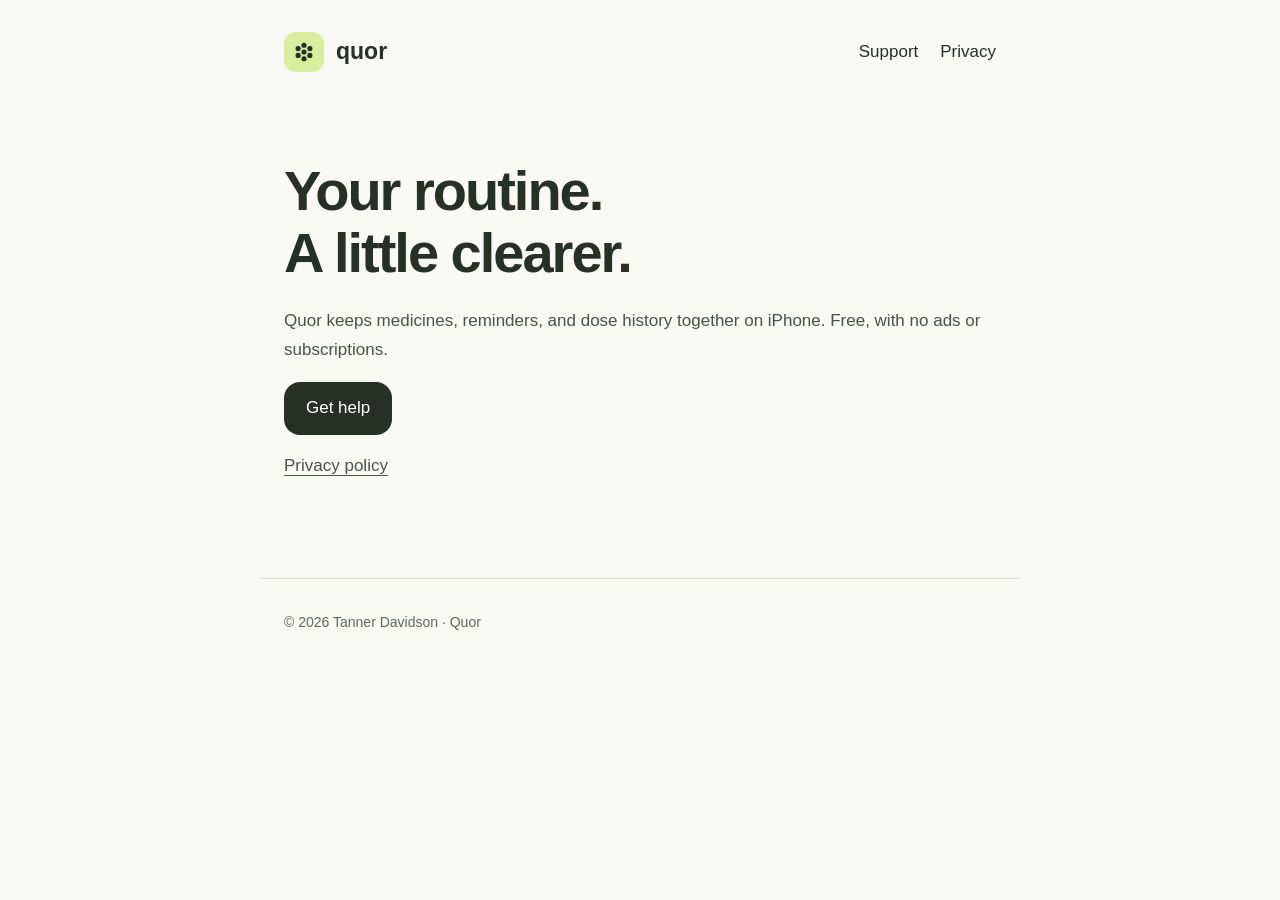
<file: index.html>
<!doctype html><html lang="en"><head><meta charset="utf-8"><meta name="viewport" content="width=device-width,initial-scale=1"><meta name="description" content="Quor for Quor, the iPhone medication tracker."><title>Quor · Quor</title><link rel="stylesheet" href="./style.css"></head><body><header><a class="brand" href="./"><svg class="mark" viewBox="0 0 100 100" aria-hidden="true"><g fill="#263025"><circle cx="50" cy="50" r="10"/><circle cx="50" cy="24" r="10"/><circle cx="72.5" cy="37" r="10"/><circle cx="72.5" cy="63" r="10"/><circle cx="50" cy="76" r="10"/><circle cx="27.5" cy="63" r="10"/><circle cx="27.5" cy="37" r="10"/></g></svg>quor</a><nav aria-label="Main"><a href="./support/">Support</a><a href="./privacy/">Privacy</a></nav></header><main><h1>Your routine.<br>A little clearer.</h1><p>Quor keeps medicines, reminders, and dose history together on iPhone. Free, with no ads or subscriptions.</p><p><a class="button" href="support/">Get help</a></p><p><a href="privacy/">Privacy policy</a></p></main><footer>© 2026 Tanner Davidson · Quor</footer></body></html>
</file>
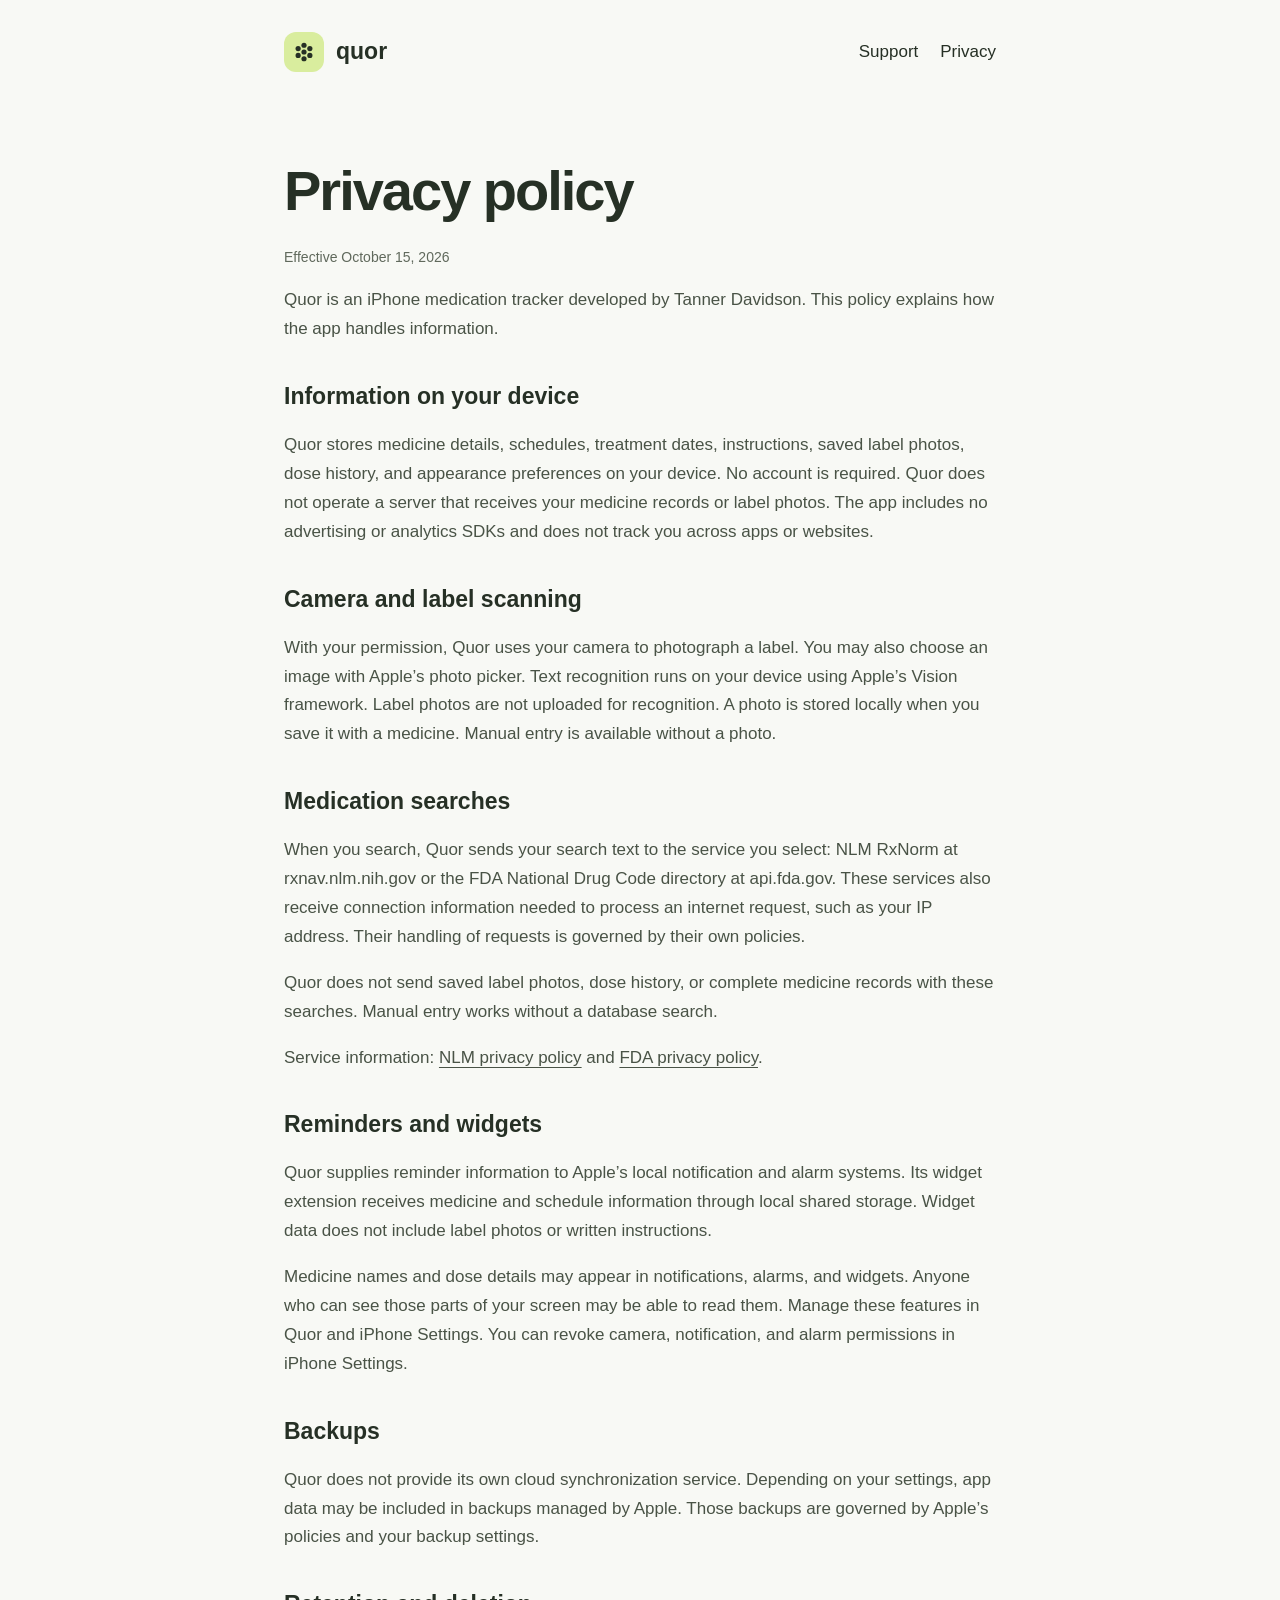
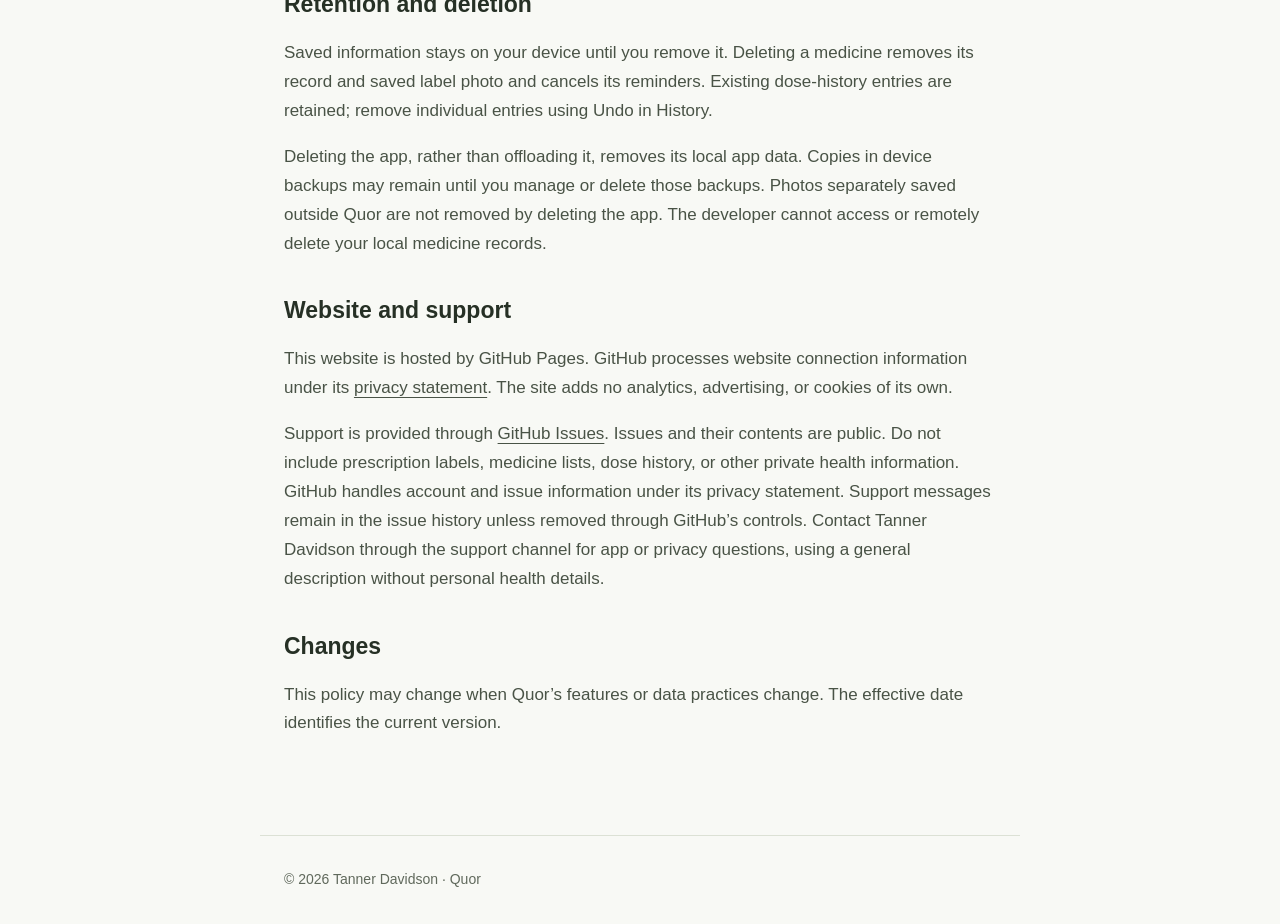
<file: privacy/index.html>
<!doctype html><html lang="en"><head><meta charset="utf-8"><meta name="viewport" content="width=device-width,initial-scale=1"><meta name="description" content="Privacy policy for Quor, the iPhone medication tracker."><title>Privacy policy · Quor</title><link rel="stylesheet" href="../style.css"></head><body><header><a class="brand" href="../"><svg class="mark" viewBox="0 0 100 100" aria-hidden="true"><g fill="#263025"><circle cx="50" cy="50" r="10"/><circle cx="50" cy="24" r="10"/><circle cx="72.5" cy="37" r="10"/><circle cx="72.5" cy="63" r="10"/><circle cx="50" cy="76" r="10"/><circle cx="27.5" cy="63" r="10"/><circle cx="27.5" cy="37" r="10"/></g></svg>quor</a><nav aria-label="Main"><a href="../support/">Support</a><a href="../privacy/">Privacy</a></nav></header><main><h1>Privacy policy</h1><p class="meta">Effective October 15, 2026</p><p>Quor is an iPhone medication tracker developed by Tanner Davidson. This policy explains how the app handles information.</p>
<h2>Information on your device</h2><p>Quor stores medicine details, schedules, treatment dates, instructions, saved label photos, dose history, and appearance preferences on your device. No account is required. Quor does not operate a server that receives your medicine records or label photos. The app includes no advertising or analytics SDKs and does not track you across apps or websites.</p>
<h2>Camera and label scanning</h2><p>With your permission, Quor uses your camera to photograph a label. You may also choose an image with Apple’s photo picker. Text recognition runs on your device using Apple’s Vision framework. Label photos are not uploaded for recognition. A photo is stored locally when you save it with a medicine. Manual entry is available without a photo.</p>
<h2>Medication searches</h2><p>When you search, Quor sends your search text to the service you select: NLM RxNorm at rxnav.nlm.nih.gov or the FDA National Drug Code directory at api.fda.gov. These services also receive connection information needed to process an internet request, such as your IP address. Their handling of requests is governed by their own policies.</p><p>Quor does not send saved label photos, dose history, or complete medicine records with these searches. Manual entry works without a database search.</p><p>Service information: <a href="https://www.nlm.nih.gov/privacy.html">NLM privacy policy</a> and <a href="https://www.fda.gov/about-fda/about-website/website-policies">FDA privacy policy</a>.</p>
<h2>Reminders and widgets</h2><p>Quor supplies reminder information to Apple’s local notification and alarm systems. Its widget extension receives medicine and schedule information through local shared storage. Widget data does not include label photos or written instructions.</p><p>Medicine names and dose details may appear in notifications, alarms, and widgets. Anyone who can see those parts of your screen may be able to read them. Manage these features in Quor and iPhone Settings. You can revoke camera, notification, and alarm permissions in iPhone Settings.</p>
<h2>Backups</h2><p>Quor does not provide its own cloud synchronization service. Depending on your settings, app data may be included in backups managed by Apple. Those backups are governed by Apple’s policies and your backup settings.</p>
<h2>Retention and deletion</h2><p>Saved information stays on your device until you remove it. Deleting a medicine removes its record and saved label photo and cancels its reminders. Existing dose-history entries are retained; remove individual entries using Undo in History.</p><p>Deleting the app, rather than offloading it, removes its local app data. Copies in device backups may remain until you manage or delete those backups. Photos separately saved outside Quor are not removed by deleting the app. The developer cannot access or remotely delete your local medicine records.</p>
<h2>Website and support</h2><p>This website is hosted by GitHub Pages. GitHub processes website connection information under its <a href="https://docs.github.com/en/site-policy/privacy-policies/github-general-privacy-statement">privacy statement</a>. The site adds no analytics, advertising, or cookies of its own.</p><p>Support is provided through <a href="https://github.com/Syphon1205/quor-support/issues/new?template=support.yml">GitHub Issues</a>. Issues and their contents are public. Do not include prescription labels, medicine lists, dose history, or other private health information. GitHub handles account and issue information under its privacy statement. Support messages remain in the issue history unless removed through GitHub’s controls. Contact Tanner Davidson through the support channel for app or privacy questions, using a general description without personal health details.</p>
<h2>Changes</h2><p>This policy may change when Quor’s features or data practices change. The effective date identifies the current version.</p></main><footer>© 2026 Tanner Davidson · Quor</footer></body></html>
</file>
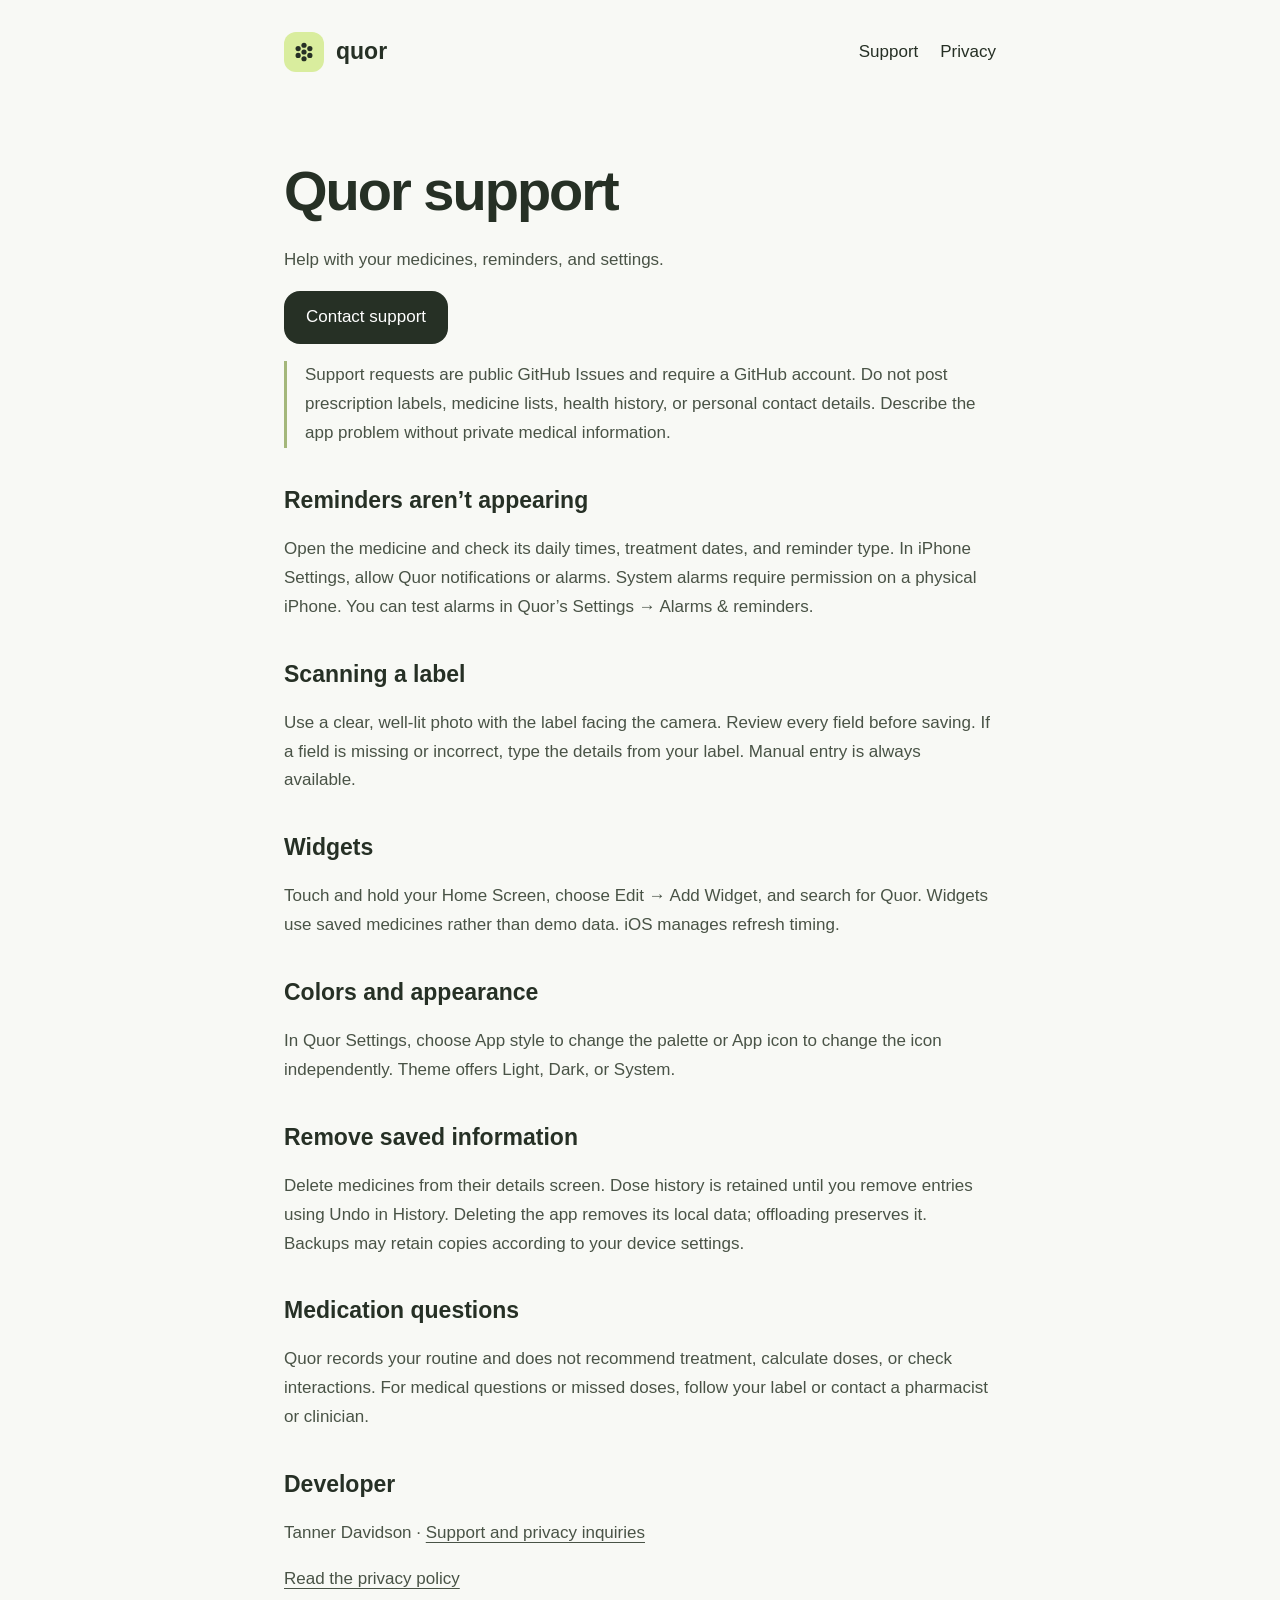
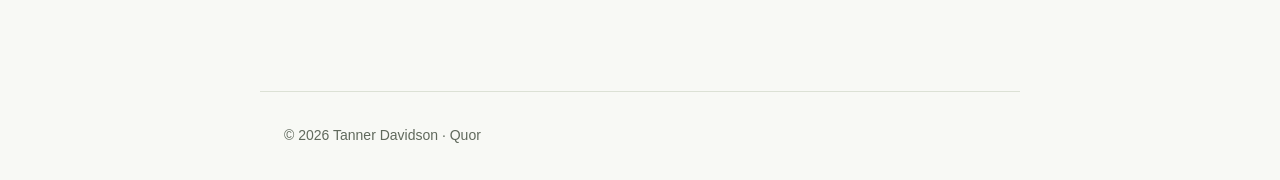
<file: support/index.html>
<!doctype html><html lang="en"><head><meta charset="utf-8"><meta name="viewport" content="width=device-width,initial-scale=1"><meta name="description" content="Support for Quor, the iPhone medication tracker."><title>Support · Quor</title><link rel="stylesheet" href="../style.css"></head><body><header><a class="brand" href="../"><svg class="mark" viewBox="0 0 100 100" aria-hidden="true"><g fill="#263025"><circle cx="50" cy="50" r="10"/><circle cx="50" cy="24" r="10"/><circle cx="72.5" cy="37" r="10"/><circle cx="72.5" cy="63" r="10"/><circle cx="50" cy="76" r="10"/><circle cx="27.5" cy="63" r="10"/><circle cx="27.5" cy="37" r="10"/></g></svg>quor</a><nav aria-label="Main"><a href="../support/">Support</a><a href="../privacy/">Privacy</a></nav></header><main><h1>Quor support</h1><p>Help with your medicines, reminders, and settings.</p><p><a class="button" href="https://github.com/Syphon1205/quor-support/issues/new?template=support.yml">Contact support</a></p><p class="notice">Support requests are public GitHub Issues and require a GitHub account. Do not post prescription labels, medicine lists, health history, or personal contact details. Describe the app problem without private medical information.</p><h2>Reminders aren’t appearing</h2><p>Open the medicine and check its daily times, treatment dates, and reminder type. In iPhone Settings, allow Quor notifications or alarms. System alarms require permission on a physical iPhone. You can test alarms in Quor’s Settings → Alarms &amp; reminders.</p><h2>Scanning a label</h2><p>Use a clear, well-lit photo with the label facing the camera. Review every field before saving. If a field is missing or incorrect, type the details from your label. Manual entry is always available.</p><h2>Widgets</h2><p>Touch and hold your Home Screen, choose Edit → Add Widget, and search for Quor. Widgets use saved medicines rather than demo data. iOS manages refresh timing.</p><h2>Colors and appearance</h2><p>In Quor Settings, choose App style to change the palette or App icon to change the icon independently. Theme offers Light, Dark, or System.</p><h2>Remove saved information</h2><p>Delete medicines from their details screen. Dose history is retained until you remove entries using Undo in History. Deleting the app removes its local data; offloading preserves it. Backups may retain copies according to your device settings.</p><h2>Medication questions</h2><p>Quor records your routine and does not recommend treatment, calculate doses, or check interactions. For medical questions or missed doses, follow your label or contact a pharmacist or clinician.</p><h2>Developer</h2><p>Tanner Davidson · <a href="https://github.com/Syphon1205/quor-support/issues/new?template=support.yml">Support and privacy inquiries</a></p><p><a href="../privacy/">Read the privacy policy</a></p></main><footer>© 2026 Tanner Davidson · Quor</footer></body></html>
</file>
<file: style.css>
*{box-sizing:border-box}body{margin:0;background:#f8f9f5;color:#263025;font:17px/1.7 -apple-system,BlinkMacSystemFont,"Segoe UI",sans-serif}main,header,footer{max-width:760px;margin:auto;padding:32px 24px}header{display:flex;align-items:center;justify-content:space-between}nav{display:flex;gap:22px}a{color:inherit;text-underline-offset:4px}header a{text-decoration:none}h1{font-size:clamp(36px,7vw,56px);line-height:1.1;letter-spacing:-2px;margin:24px 0}h2{font-size:23px;line-height:1.3;margin-top:38px}p,li{color:#495346}.brand{display:flex;align-items:center;gap:12px;font-size:23px;font-weight:650}.mark{width:40px;height:40px;background:#d9ed9e;border-radius:12px;padding:7px}.meta,footer{font-size:14px;color:#60695c}.button{display:inline-block;border-radius:16px;background:#263025;color:white;padding:12px 22px;text-decoration:none}.notice{border-left:3px solid #a4b77a;padding-left:18px}footer{border-top:1px solid #dce1d5;margin-top:48px}@media(prefers-color-scheme:dark){body{background:#141813;color:#f0f3e9}p,li{color:#c6cebd}.meta,footer{color:#a5af9d}.button{background:#d9ed9e;color:#263025}footer{border-color:#343d30}}
</file>
